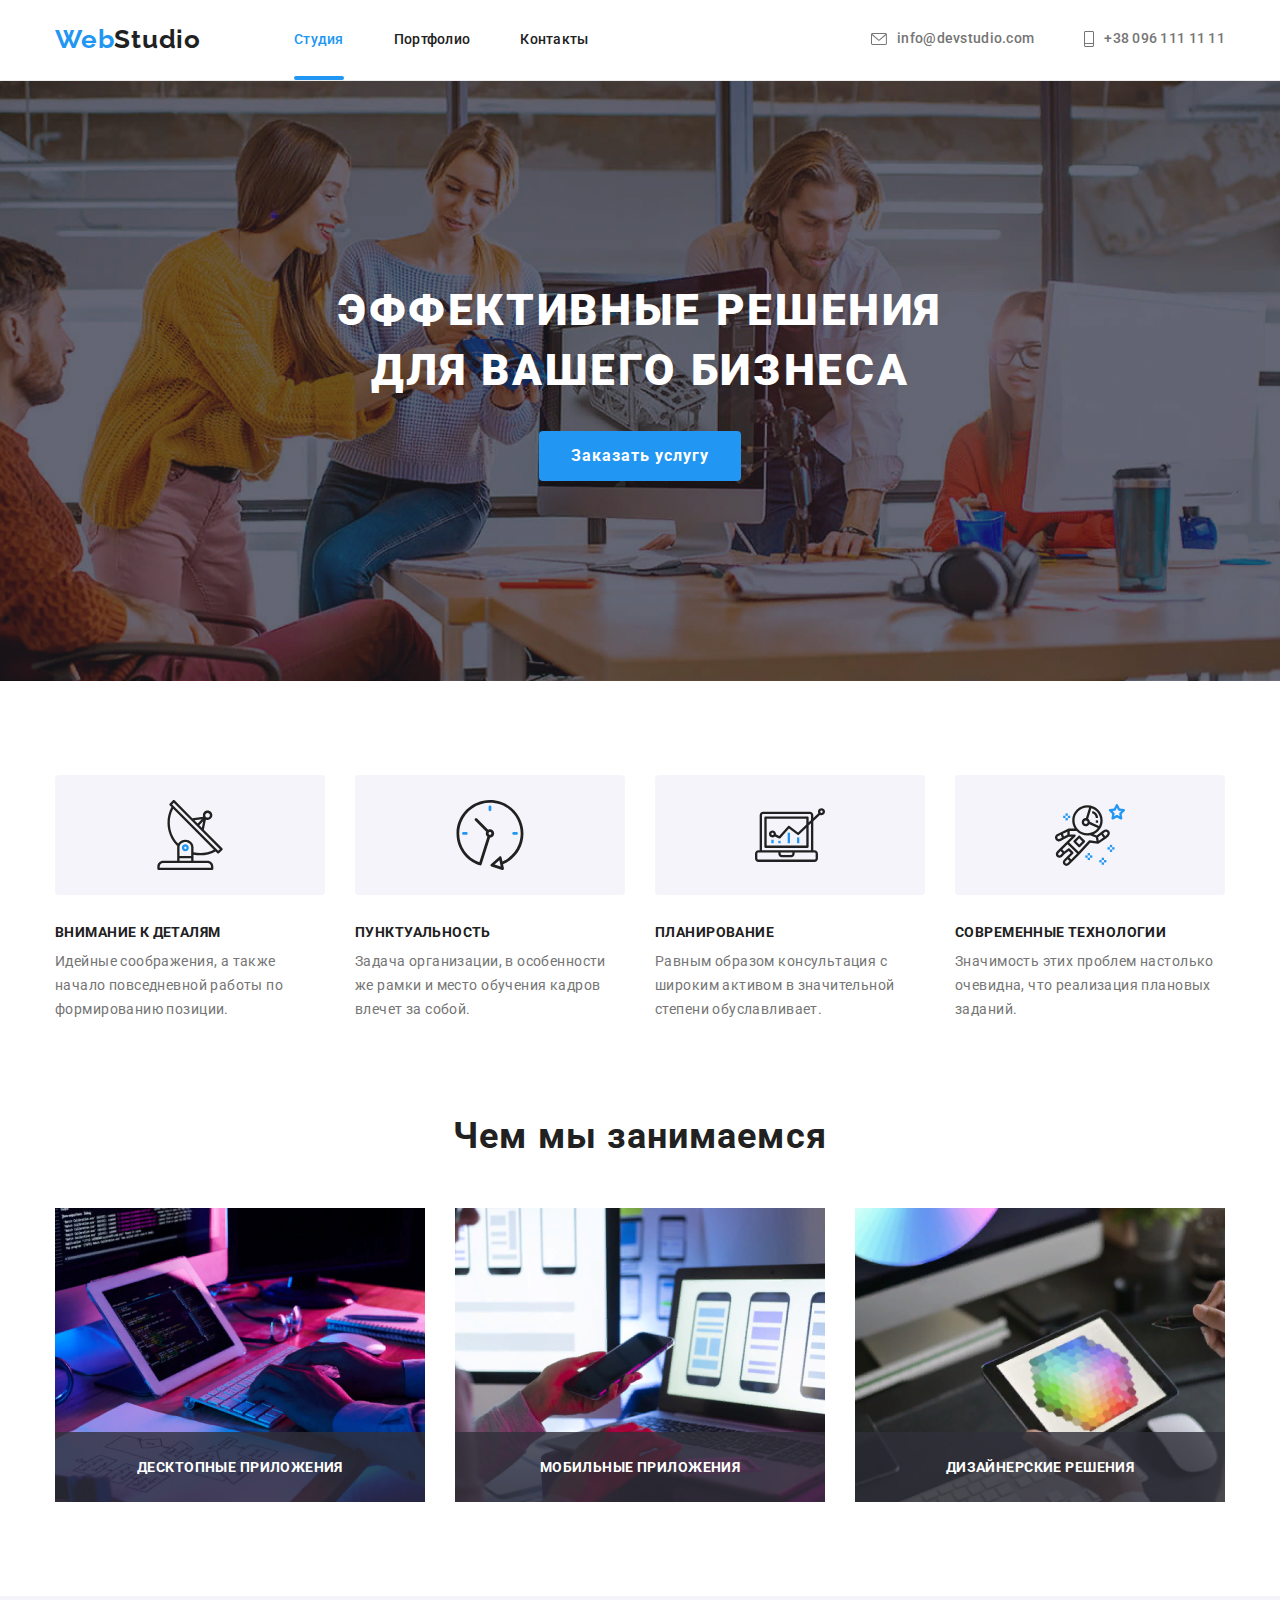
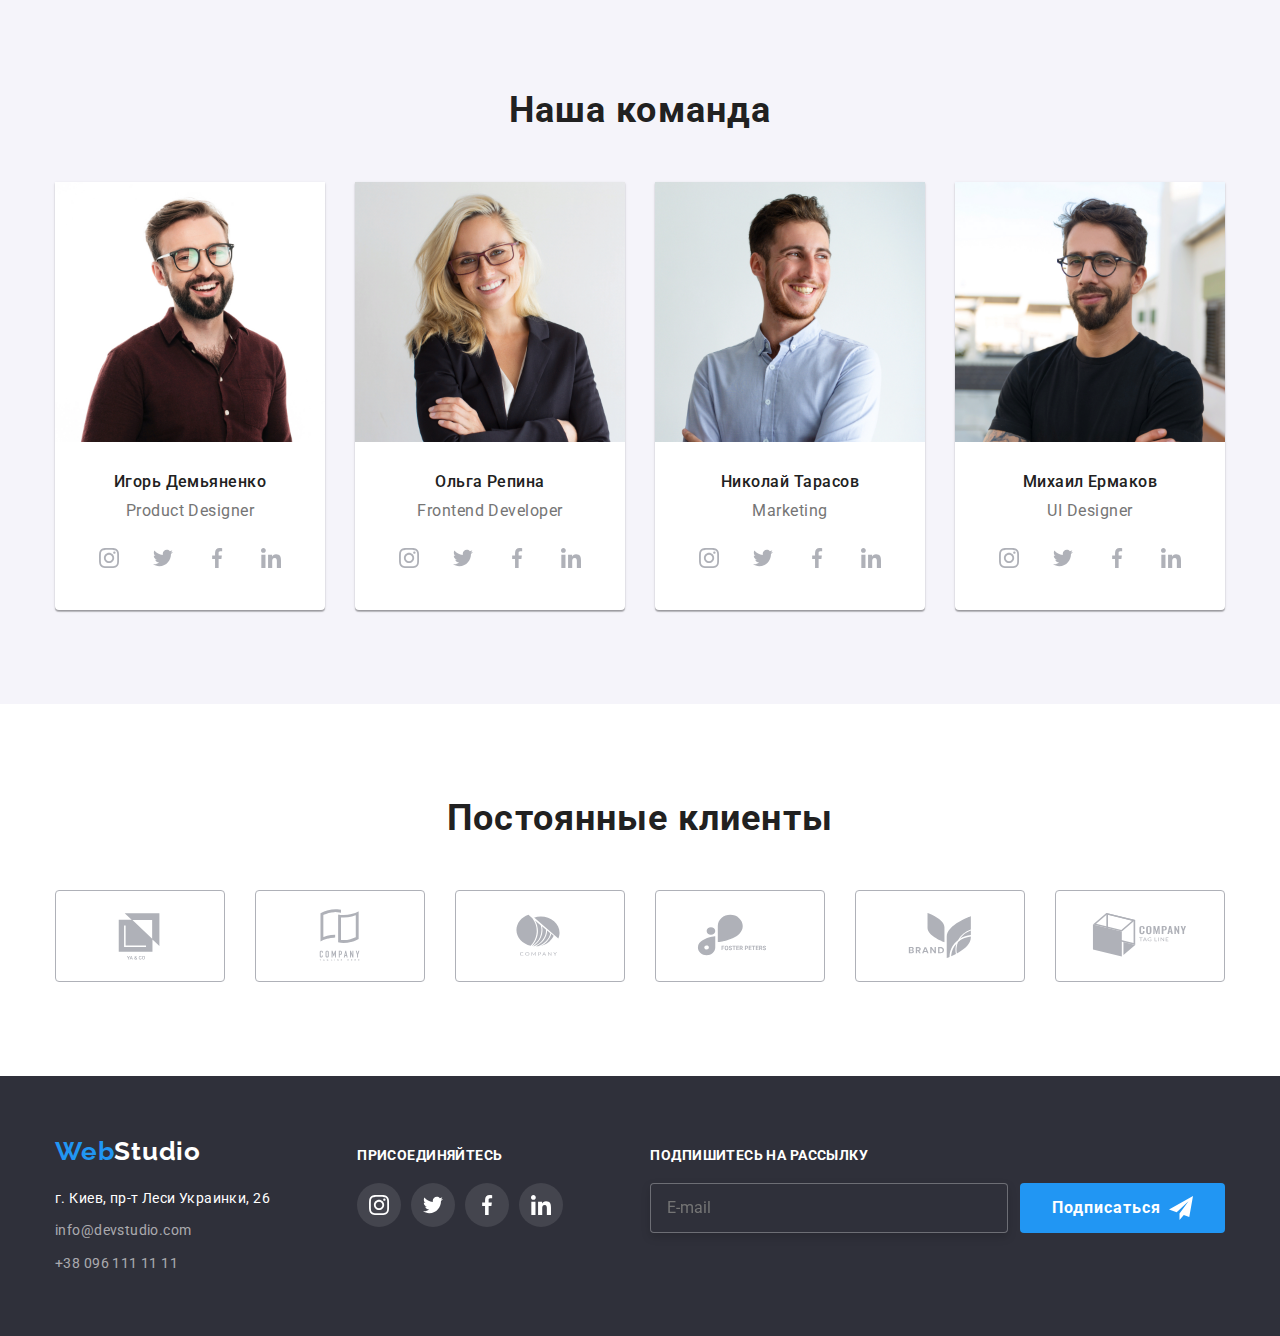
<file: index.html>
<!DOCTYPE html>
<html lang="ru">
<head>
    <meta charset="UTF-8">
    <meta http-equiv="X-UA-Compatible" content="IE=edge">
    <meta name="viewport" content="width=device-width, initial-scale=1.0">
    <title>Web Studio (Version 2.1) - Figma</title>
    <link rel="stylesheet" href="./css/modern-normalize.css">    
    <link rel="stylesheet" href="./css/main.min.css">
    <link
        href="https://fonts.googleapis.com">
<link rel="preconnect" href="https://fonts.gstatic.com" crossorigin>
<link href="https://fonts.googleapis.com/css2?family=Raleway:wght@700&family=Roboto:wght@400;500;700;900&display=swap"
      rel="stylesheet"
    >
    <link rel="stylesheet" href="https://cdnjs.cloudflare.com/ajax/libs/animate.css/4.1.1/animate.min.css" />
</head>
<body>
    <!------------------ HEADER------------------->
    <header class="header">
       <div class="container header__container"> 
        <a class="link" href="/"><span class="logo">Web</span><span class="header__logo">Studio</span></a>

        <!------------------ Навигация на другие страницы -------------->
        <nav class="site-nav">
            <ul class="list site-list">
                <li class="site-list__item">
                    <a class="link current site-list__link" href="index.html">Студия</a>
                </li>
                <li class="site-list__item">
                    <a class="link site-list__link" href="portofolio.html">Портфолио</a>
                </li>
                <li class="site-list__item">
                    <a class="link site-list__link" href="#">Контакты</a>
                </li>
            </ul>            
        </nav>
        <ul class="list connect">
            <li class="site-list__item">
                <a class="link connect__tel connect__icon-item" href="info@devstudio.com">
                    <svg class="connect__email-icon" width="16" height="12">
                        <use href="./images/icons.svg#icon-email"></use>
                    </svg>info@devstudio.com</a>
            </li>
            <li class="site-list__item">
                <a class="link  connect__tel connect__icon-item" href="tel:+380961111111">
                    <svg class="connect__tel-icon" width="10" height="16">
                        <use href="./images/icons.svg#icon-tel"></use>
                    </svg> +38 096 111 11 11</a>
            </li>
        </ul>          
      </div>
    </header>
    <!-------------------------- MAIN-------------------------->
    <main>
        <section class="hero hero__background"> 
            <div class="container">
            <h1 class="hero__title">Эффективные решения для вашего бизнеса</h1>
            <button class="hero-btn" type="button" data-modal-open>Заказать услугу</button>
            </div>
        </section>
        <!---------------------------- about__------------------------>
        <section class="section">
            <div class="container">
            <h2 class="visually-hidden section-title">Наши преимущества</h2>
            <ul class="list about">
                <li class="about__item">
                    <div class="about__icon">
                        <svg class="section-social-icon" width="70" height="70">
                            <use href="./images/icons.svg#icon-antenna"></use>
                        </svg>
                    </div>
                    <h3 class="about__title">Внимание к деталям</h3>
                    <p class="about__text">Идейные соображения, а также начало повседневной работы по формированию позиции.</p>
                </li>
                <li class="about__item">
                    <div class="about__icon">
                        <svg class="section-social-icon" width="70" height="70">
                            <use href="./images/icons.svg#icon-clock"></use>
                        </svg>
                    </div>
                    <h3 class="about__title">Пунктуальность</h3>
                    <p class="about__text">Задача организации, в особенности же рамки и место обучения кадров влечет за собой.</p>
                </li>
                <li class="about__item">
                    <div class="about__icon">
                        <svg class="section-social-icon" width="70" height="70">
                            <use href="./images/icons.svg#icon-diagram"></use>
                        </svg>
                    </div>
                    <h3 class="about__title">Планирование</h3>
                    <p class="about__text">Равным образом консультация с широким активом в значительной степени обуславливает.</p>
                </li>
                <li class="about__item">
                    <div class="about__icon">
                        <svg class="section-social-icon" width="70" height="70">
                            <use href="./images/icons.svg#icon-astronaut"></use>
                        </svg>
                    </div>
                    <h3 class="about__title">Современные технологии</h3>
                    <p class="about__text">Значимость этих проблем настолько очевидна, что реализация плановых заданий.</p>
                </li>
            </ul>
            </div>
        </section>
        <!-------------------------- ocCUPATION-------------------------->
        <section class="occupation section">
            <div class="container">
            <h2 class="section-title">Чем мы занимаемся</h2>
            <ul class="list site-list">
                <li class="occupation__item">
                    <img src="./images/img.jpg" 
                         alt="рабочий стол" 
                         width="370"
                    >
                    <p class="occupation__text">Десктопные приложения</p>
                </li>
                <li class="occupation__item">
                    <img src="./images/img1.jpg" 
                         alt="смотрим на смартфон" 
                         width="370"
                    >
                    <p class="occupation__text">Мобильные приложения</p>
                </li>
                <li class="occupation__item">
                    <img src="./images/img2.jpg"
                         alt="планшет" 
                         width="370"
                    >
                    <p class="occupation__text">Дизайнерские решения</p>
                </li>
            </ul>
            </div>
        </section>
        <!-------------------------- team--------------------------->
        <section class="section team">            
            <div class="container">
            <h2 class="section-title">Наша команда</h2>
            <ul class="list site-list">
                <li class="team__item">
                    <img src="./images/img4.jpg" 
                         alt="фото Игорь Демьяненко"
                         width="270">
                    <div class="team-item__member"> 
                        <h3 class="team-item__member-title">Игорь Демьяненко</h3>
                        <p class="team-item__description" lang="en">Product Designer</p>
        <!-------------------------- social list --------------------------->                
                        <ul class="socials list"> 
                            <li class="socials__item">
                                <a href=""
                                 class="socials__link">
                                 <svg 
                                    class="socials__icon" 
                                    width="20"
                                    height="20">
                                    <use href="./images/icons.svg#icon-instagram"></use>
                                 </svg>
                                </a>
                            </li>
                            <li class="socials__item">
                                <a href="" class="socials__link">
                                    <svg class="socials__icon" width="20" height="20">
                                        <use href="./images/icons.svg#icon-twitter"></use>
                                    </svg>
                                </a>
                            </li>
                            <li class="socials__item">
                                <a href="" class="socials__link">
                                    <svg class="socials__icon" width="20" height="20">
                                        <use href="./images/icons.svg#icon-facebook"></use>
                                    </svg>
                                </a>
                            </li>
                            <li class="socials__item">
                                <a href="" class="socials__link">
                                    <svg class="socials__icon" width="20" height="20">
                                        <use href="./images/icons.svg#icon-linkedin"></use>
                                    </svg>
                                </a>
                            </li>
                        </ul>
                    </div>
                </li>
                <li class="team__item">
                    <img src="./images/img5.jpg" 
                         alt="фото Ольга Репина" 
                         width="270">
                    <div class="team-item__member">
                        <h3 class="team-item__member-title">Ольга Репина</h3>
                        <p class="team-item__description" lang="en">Frontend Developer</p>
                        <ul class="socials list">
                            <li class="socials__item">
                                <a href="" class="socials__link">
                                    <svg class="socials__icon" width="20" height="20">
                                        <use href="./images/icons.svg#icon-instagram"></use>
                                    </svg>
                                </a>
                            </li>
                            <li class="socials__item">
                                <a href="" class="socials__link">
                                    <svg class="socials__icon" width="20" height="20">
                                        <use href="./images/icons.svg#icon-twitter"></use>
                                    </svg>
                                </a>
                            </li>
                            <li class="socials__item">
                                <a href="" class="socials__link">
                                    <svg class="socials__icon" width="20" height="20">
                                        <use href="./images/icons.svg#icon-facebook"></use>
                                    </svg>
                                </a>
                            </li>
                            <li class="socials__item">
                                <a href="" class="socials__link">
                                    <svg class="socials__icon" width="20" height="20">
                                        <use href="./images/icons.svg#icon-linkedin"></use>
                                    </svg>
                                </a>
                            </li>
                        </ul>
                    </div>
                </li>
                <li class="team__item">
                    <img src="./images/img6.jpg" 
                         alt="фото Николай Тарасов"
                         width="270">
                    <div class="team-item__member">
                        <h3 class="team-item__member-title">Николай Тарасов</h3>
                        <p class="team-item__description" lang="en">Marketing</p>
                        <ul class="socials list">
                            <li class="socials__item">
                                <a href="" class="socials__link">
                                    <svg class="socials__icon" width="20" height="20">
                                        <use href="./images/icons.svg#icon-instagram"></use>
                                    </svg>
                                </a>
                            </li>
                            <li class="socials__item">
                                <a href="" class="socials__link">
                                    <svg class="socials__icon" width="20" height="20">
                                        <use href="./images/icons.svg#icon-twitter"></use>
                                    </svg>
                                </a>
                            </li>
                            <li class="socials__item">
                                <a href="" class="socials__link">
                                    <svg class="socials__icon" width="20" height="20">
                                        <use href="./images/icons.svg#icon-facebook"></use>
                                    </svg>
                                </a>
                            </li>
                            <li class="socials__item">
                                <a href="" class="socials__link">
                                    <svg class="socials__icon" width="20" height="20">
                                        <use href="./images/icons.svg#icon-linkedin"></use>
                                    </svg>
                                </a>
                            </li>
                        </ul>
                    </div>
                </li>
                <li class="team__item">
                    <img src="./images/img7.jpg"
                         alt="фото Михаил Ермаков"
                         width="270">
                    <div class="team-item__member">
                        <h3 class="team-item__member-title">Михаил Ермаков</h3>
                        <p class="team-item__description" lang="en">UI Designer</p>
                        <ul class="socials list">
                            <li class="socials__item">
                                <a href="" class="socials__link">
                                    <svg class="socials__icon" width="20" height="20">
                                        <use href="./images/icons.svg#icon-instagram"></use>
                                    </svg>
                                </a>
                            </li>
                            <li class="socials__item">
                                <a href="" class="socials__link">
                                    <svg class="socials__icon" width="20" height="20">
                                        <use href="./images/icons.svg#icon-twitter"></use>
                                    </svg>
                                </a>
                            </li>
                            <li class="socials__item">
                                <a href="" class="socials__link">
                                    <svg class="socials__icon" width="20" height="20">
                                        <use href="./images/icons.svg#icon-facebook"></use>
                                    </svg>
                                </a>
                            </li>
                            <li class="socials__item">
                                <a href="" class="socials__link">
                                    <svg class="socials__icon" width="20" height="20">
                                        <use href="./images/icons.svg#icon-linkedin"></use>
                                    </svg>                                    
                                </a>
                            </li>
                        </ul>
                    </div>
                </li>
            </ul>
            </div>
        </section>
        <!-------------------------- CLIENTS -------------------------->
        <section class="section">
            <div class="container">
                <h2 class="section-title">Постоянные клиенты</h2>
                <ul class="socials list">
                    <li class="socials-client__item">
                        <a href="" class="socials-client__link">
                            <svg class="socials-client__icon" width="106" height="60">
                                 <use href="./images/icons.svg#icon-Logo1"></use>
                            </svg>
                        </a>
                    </li>
                    <li class="socials-client__item">
                        <a href="" class="socials-client__link">
                            <svg class="socials-client__icon" width="106" height="60">
                                <use href="./images/icons.svg#icon-Logo2"></use>
                            </svg>
                        </a>
                    </li>
                    <li class="socials-client__item">
                        <a href="" class="socials-client__link">
                            <svg class="socials-client__icon" width="106" height="60">
                                <use href="./images/icons.svg#icon-Logo3"></use>
                            </svg>
                        </a>
                    </li>
                    <li class="socials-client__item">
                        <a href="" class="socials-client__link">
                            <svg class="socials-client__icon" width="106" height="60">
                                <use href="./images/icons.svg#icon-Logo4"></use>
                            </svg>
                        </a>
                    </li>
                    <li class="socials-client__item">
                        <a href="" class="socials-client__link">
                            <svg class="socials-client__icon" width="106" height="60">
                                <use href="./images/icons.svg#icon-Logo5"></use>
                            </svg>
                        </a>
                    </li>
                    <li class="socials-client__item">
                        <a href="" class="socials-client__link">
                            <svg class="socials-client__icon" width="106" height="60">
                                <use href="./images/icons.svg#icon-Logo6"></use>
                            </svg>
                        </a>
                    </li>
                </ul>
            </div>
        </section>
    </main>
    <!-------------------------- FOOTER ------------------------->
    <footer class="footer">
    <div class="container footer-list site-list">
    <div>
    <a class="link" href="/"><span class="logo">Web</span><span class="footer__logo">Studio</span></a>
        <address class="footer-margin">             
            <ul class="list"> 
                <li class="footer-item">
                    <a class="link footer-address" href="https://goo.gl/maps/ieKD5LUYVfnfS2iM7"
                    target="_blank"
                    rel="noopener noreferrer"
                    >г. Киев, пр-т Леси Украинки, 26
                    </a>
                </li>
                <li class="footer-item">
                    <a class="link footer-tel" href="mailto:info@devstudio.com">info@devstudio.com</a></li>
                <li class="footer-item">
                    <a class="link footer-tel" href="tel:+380961111111">+38 096 111 11 11</a></li>               
            </ul>
        </address>
        </div>   
            <div class="footer-social-contacts">
                <h3 class="footer-social-title">присоединяйтесь</h3>
                <ul class="socials list">
                    <li class="socials__item">
                        <a href="" class="footer-social-link">
                            <svg class="socials__icon" width="20" height="20">
                                <use href="./images/icons.svg#icon-instagram"></use>
                            </svg>
                        </a>
                    </li>
                    <li class="socials__item">
                        <a href="" class="footer-social-link">
                            <svg class="socials__icon" width="20" height="20">
                                <use href="./images/icons.svg#icon-twitter"></use>
                            </svg>
                        </a>
                    </li>
                    <li class="socials__item">
                        <a href="" class="footer-social-link">
                            <svg class="socials__icon" width="20" height="20">
                                <use href="./images/icons.svg#icon-facebook"></use>
                            </svg>
                        </a>
                    </li>
                    <li class="socials__item">
                        <a href="" class="footer-social-link">
                            <svg class="socials__icon" width="20" height="20">
                                <use href="./images/icons.svg#icon-linkedin"></use>
                            </svg>
                        </a>
                    </li>
                </ul>
            </div>
            <div class="footer-social-contacts">
                <h3 class="footer-social-title">Подпишитесь на рассылку</h3>
                <form action="#" class="follow">
                    <div class="cb-item">
                        <input class="follow-input" 
                        type="email" 
                        placeholder="E-mail"
                        name="subscribe"
                        >
                        <button type="submit" class="hero-btn">Подписаться
                            <svg class="icon-send" width="24" height="24">
                                <use href="./images/icons.svg#icon-send"></use>
                            </svg>
                        </button>
                    </div>
                </form>
            </div>        
        </div>
    </footer>
    <!-------------------------- MODAL-------------------------->
    <div class="backdrop is-hidden" data-modal>
        <div class="modal">
            <button type="button" class="modal-close" data-modal-close>
                    <svg class="icon-Vector" width="11" height="11">
                    <use href="./images/icons.svg#icon-Vector"></use>
                    </svg>        
            </button>
            <p class="modal-title">Оставьте свои данные, мы вам перезвоним</p>
            <form action="#">
                <div class="form-field">
                    <label class="input-text" for="user-name">Имя</label>
                    <div class="input-wrap">
                    <input type="name" 
                        class="form-input"
                        name="user-name" 
                        placeholder=""
                        required
                        id="user-name"
                         />
                        <svg class="icon-email" width="18" height="18">
                            <use href="./images/icons.svg#icon-person"></use>
                        </svg>
                        </div>
                    </div>
                <div class="form-field">
                    <label class="input-text" for="user-tel">Телефон</label>
                    <div class="input-wrap">
                    <input type="tel" 
                            class="form-input" 
                            name="user-tel" 
                            placeholder=""
                            required
                            id="user-tel"
                            />
                            <svg class="icon-email" width="18" height="18">
                                <use href="./images/icons.svg#icon-phone"></use>
                            </svg>
                            </div>
                        </div>
                <div class="form-field">
                    <label class="input-text" for="user-email">Почта</label>
                       <div class="input-wrap">     
                        <input type="email" 
                            class="form-input" 
                            name="user-email" 
                            placeholder=""
                            required
                            id="user-email"
                        />
                        <svg class="icon-email" width="18" height="18">
                            <use href="./images/icons.svg#icon-email1"></use>
                        </svg>
                        </div>
                            
                </div>
                <div class="">
                    <label class="input-text" for="user-text">Комментарий</label>
                      <textarea class="form-text" 
                                name="user-text" 
                                id="user-text" 
                                placeholder="Введите текст"
                      ></textarea>
                </div>
                    <div class="form-field cb-item">
                        <input type="checkbox" 
                        name="policy" 
                        id="policy"
                        class="policy-check visually-hidden"
                        required 
                        /> 
                        <label for="policy" class="check-text">
                        Соглашаюсь с рассылкой и принимаю
                           <a href="" class="cbtext">Условия договора</a></label>
                    </div>
                <button type="submit" class="modal-btn">Отправить</button>
             </form>
        </div>
    </div>
    <script src="./js/modal.js"></script>
</body>
</html>
</file>
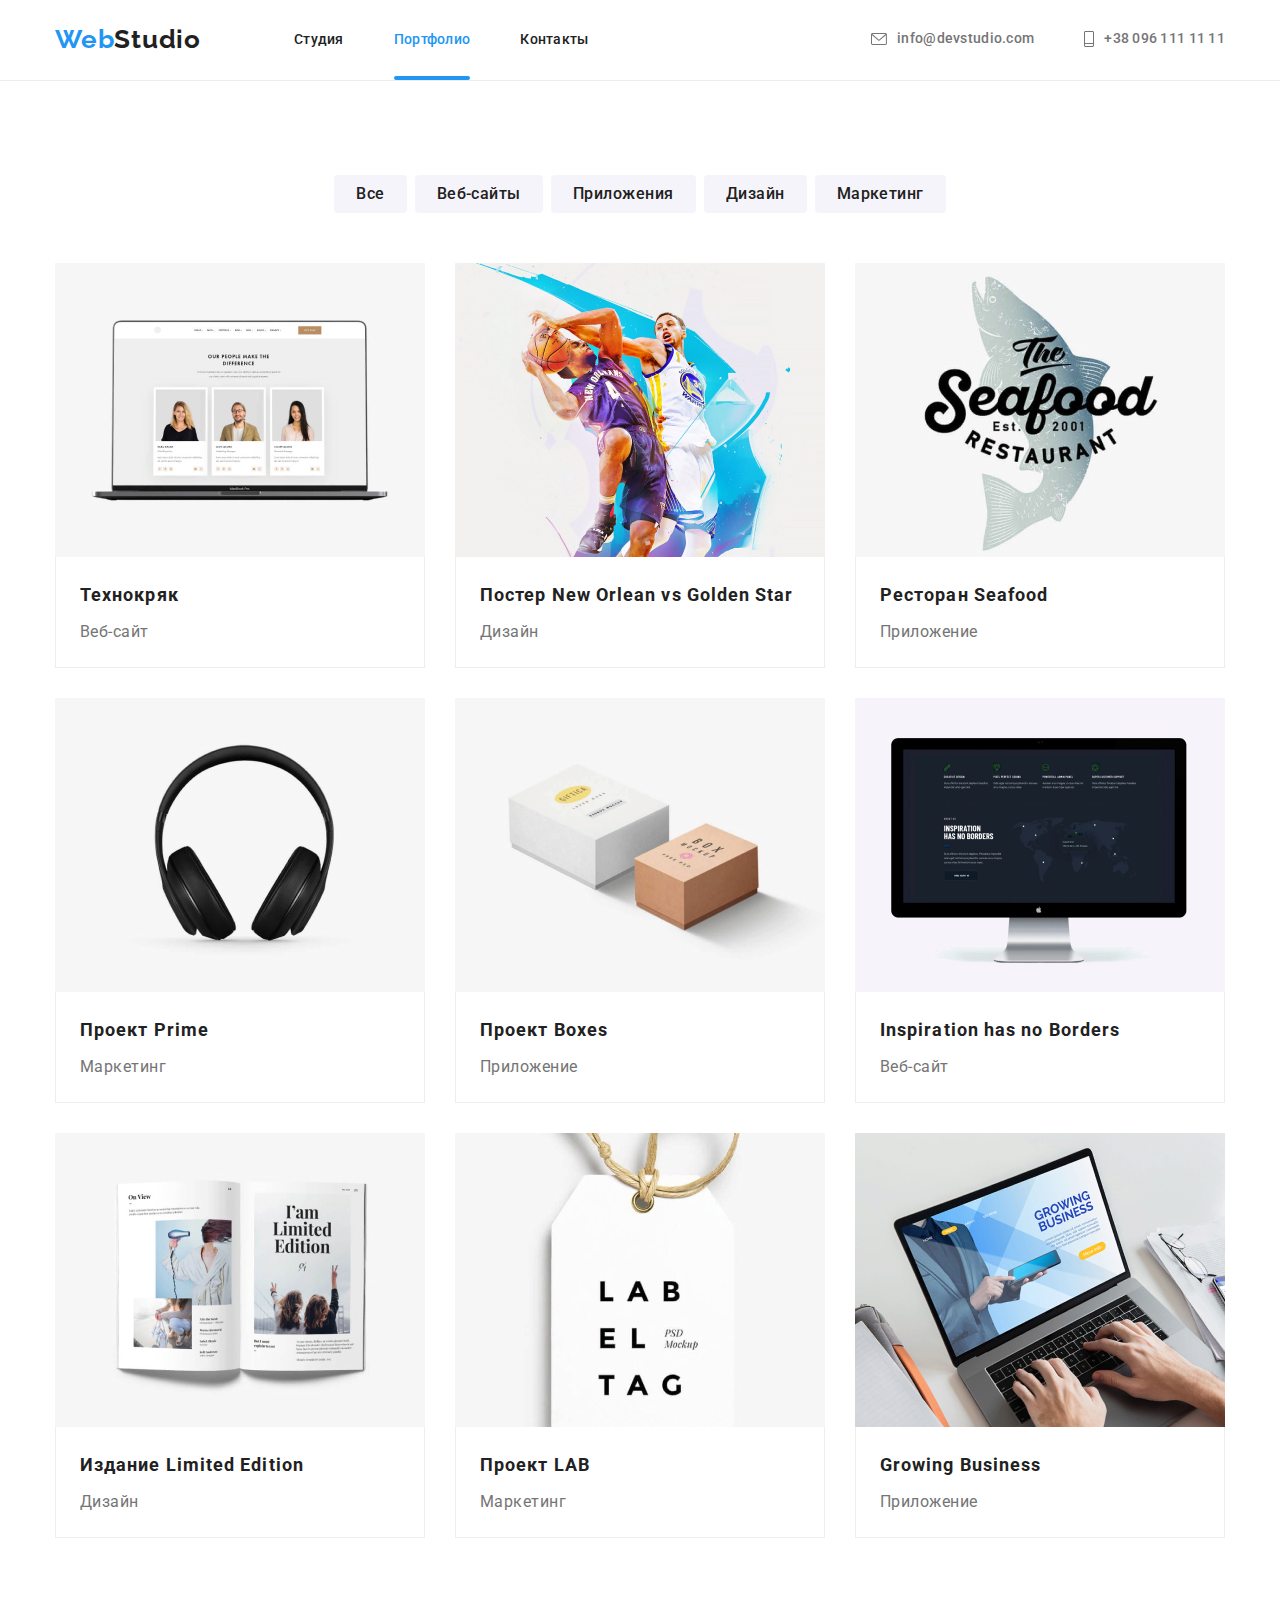
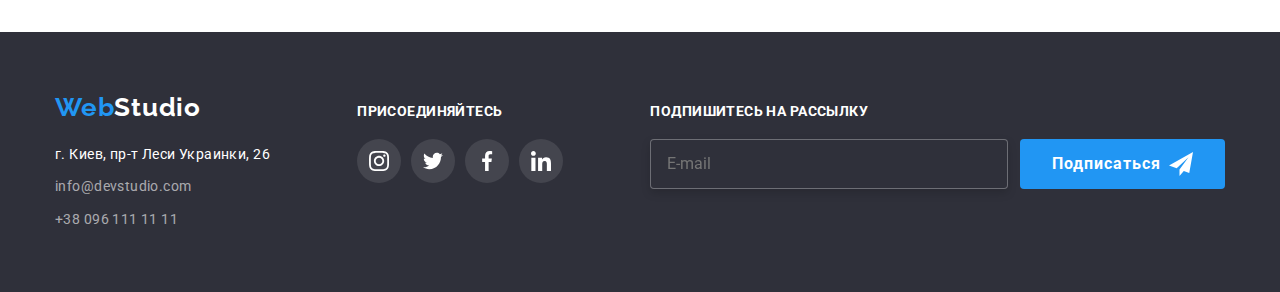
<file: portofolio.html>
<!DOCTYPE html>
<html lang="ru">
<head>
    <meta charset="UTF-8">
    <meta http-equiv="X-UA-Compatible" content="IE=edge">
    <meta name="viewport" content="width=device-width, initial-scale=1.0">
    <title>Web Studio (Version 2.1) - Figma</title>
    <link rel="stylesheet" href="./css/modern-normalize.css">    
    <link rel="stylesheet" href="./css/main.min.css">
    <link
        href="https://fonts.googleapis.com">
<link rel="preconnect" href="https://fonts.gstatic.com" crossorigin>
<link href="https://fonts.googleapis.com/css2?family=Raleway:wght@700&family=Roboto:wght@400;500;700;900&display=swap"
      rel="stylesheet"
    >
    <link rel="stylesheet" href="https://cdnjs.cloudflare.com/ajax/libs/animate.css/4.1.1/animate.min.css" />
</head>
<body>
    <!------------------ HEADER------------------->
    <header class="header">
       <div class="container header__container"> 
        <a class="link" href="/"><span class="logo">Web</span><span class="header__logo">Studio</span></a>

        <!------------------ Навигация на другие страницы -------------->
        <nav class="site-nav">
            <ul class="list site-list">
                <li class="site-list__item">
                    <a class="link site-list__link" href="index.html">Студия</a>
                </li>
                <li class="site-list__item">
                    <a class="link current site-list__link" href="portofolio.html">Портфолио</a>
                </li>
                <li class="site-list__item">
                    <a class="link site-list__link" href="#">Контакты</a>
                </li>
            </ul>            
        </nav>
        <ul class="list connect">
            <li class="site-list__item">
                <a class="link connect__tel connect__icon-item" href="info@devstudio.com">
                    <svg class="connect__email-icon" width="16" height="12">
                        <use href="./images/icons.svg#icon-email"></use>
                    </svg>info@devstudio.com</a>
            </li>
            <li class="site-list__item">
                <a class="link connect__tel connect__icon-item" href="tel:+380961111111">
                    <svg class="connect__tel-icon" width="10" height="16">
                        <use href="./images/icons.svg#icon-tel"></use>
                    </svg> +38 096 111 11 11</a>
            </li>
        </ul>          
      </div>
    </header>
        <main>
            <section class="section">
                <div class="container">
                    <h1 class="visually-hidden">Контент</h1>
                    <ul class="list header__container ul-btn">
                        <li class="button-item">
                            <button class="portofolio-btn" type="button">Все</button>
                        </li>
                        <li class="button-item">
                            <button class="portofolio-btn" type="button">Веб-сайты</button>
                        </li>
                        <li class="button-item">
                            <button class="portofolio-btn" type="button">Приложения</button>
                        </li>
                        <li class="button-item">
                            <button class="portofolio-btn" type="button">Дизайн</button>
                        </li>
                        <li class="button-item">
                            <button class="portofolio-btn" type="button">Маркетинг</button>
                        </li>
                    </ul>       
                    <ul class="list header__container">
                        <li class="portofolio-item">
                            <a class="portofolio-link link" href="">
                            <div class="portofolio-item-wrap">
                                <img src="./images/portofolio1.jpg" alt="фото веб-сайта Технокряк" width="370px">
                                <p class="portofolio-img-text">Технокряк это современная площадка распространения коронавируса.
                                    Компании используют эту платформу для цифрового
                                    шпионажа и атак на защищённые сервера конкурентов.
                                </p>
                            </div>
                            <div class="portofolio-pad">
                                <h3 class="portofolio-title">Технокряк</h3>
                                <p class="portofolio-description">Веб-сайт</p>
                            </div>
                            </a>
                        </li>
                        <li class="portofolio-item">
                            <a class="portofolio-link link" href="">
                            <div class="portofolio-item-wrap">
                                <img src="./images/portofolio2.jpg" alt="фото постера New Orlean vs Golden Star" width="370">
                                <p class="portofolio-img-text">Постер New Orlean vs Golden Star</p>
                            </div>
                            <div class="portofolio-pad">
                                <h3 class="portofolio-title">Постер New Orlean vs Golden Star</h3>
                                <p class="portofolio-description">Дизайн</p>
                            </div>
                            </a>
                        </li>
                        <li class="portofolio-item">
                            <a class="portofolio-link link" href="">
                            <div class="portofolio-item-wrap">
                                <img src="./images/portofolio3.jpg" alt="фото логотипа Ресторана" width="370">
                                <p class="portofolio-img-text">Ресторан Seafood</p>
                            </div>
                            <div class="portofolio-pad">
                            <h3 class="portofolio-title">Ресторан Seafood</h3>
                            <p class="portofolio-description" >Приложение</p>
                            </div>
                            </a>
                        </li>
                        <li class="portofolio-item">
                            <a class="portofolio-link link" href="">
                            <div class="portofolio-item-wrap">
                                <img src="./images/portofolio4.jpg" alt="фото наушников" width="370">
                                <p class="portofolio-img-text">Проект Prime</p>
                            </div>
                            <div class="portofolio-pad">
                                <h3 class="portofolio-title">Проект Prime</h3>
                                <p class="portofolio-description" >Маркетинг</p>
                            </div>
                            </a>
                        </li>
                        <li class="portofolio-item">
                            <a class="portofolio-link link" href="">
                            <div class="portofolio-item-wrap">
                                <img src="./images/portofolio5.jpg" alt="фото коробочек" width="370">
                                <p class="portofolio-img-text">Проект Boxes</p>
                            </div>
                            <div class="portofolio-pad">
                                <h3 class="portofolio-title">Проект Boxes</h3>
                                <p class="portofolio-description" >Приложение</p>
                            </div>
                            </a>
                        </li>
                        <li class="portofolio-item">
                            <a class="portofolio-link link" href="">
                            <div class="portofolio-item-wrap">
                                <img src="./images/portofolio6.jpg" alt="фото веб-сайта" width="370">
                                <p class="portofolio-img-text">Inspiration has no Borders</p>
                            </div>
                            <div class="portofolio-pad">
                                <h3 class="portofolio-title" lang="en">Inspiration has no Borders</h3>
                                <p class="portofolio-description">Веб-сайт</p>
                            </div>
                            </a>
                        </li>
                        <li class="portofolio-item">
                            <a class="portofolio-link link" href="">
                            <div class="portofolio-item-wrap">
                                <img src="./images/portofolio7.jpg" alt="фото журнала" width="370">
                                <p class="portofolio-img-text">Издание Limited Edition</p>
                            </div>
                            <div class="portofolio-pad">
                                <h3 class="portofolio-title">Издание Limited Edition</h3>
                                <p class="portofolio-description" >Дизайн</p>
                            </div>
                            </a>
                        </li>
                        <li class="portofolio-item">
                            <a class="portofolio-link link" href="">
                            <div class="portofolio-item-wrap">
                                <img src="./images/portofolio8.jpg" alt="фото логотипа проекта" width="370">
                                <p class="portofolio-img-text">Проект LAB</p>
                            </div>
                            <div class="portofolio-pad">
                                <h3 class="portofolio-title">Проект LAB</h3>
                                <p class="portofolio-description" >Маркетинг</p>
                            </div>
                            </a>    
                        </li>
                        <li class="portofolio-item">
                            <a class="portofolio-link link" href="">
                            <div class="portofolio-item-wrap">
                                <img src="./images/portofolio9.jpg" alt="фото печатуйших рук на нотбуке" width="370">
                                <p class="portofolio-img-text">Growing Business</p>
                            </div>
                            <div class="portofolio-pad">
                                <h3 class="portofolio-title" lang="en">Growing Business</h3>
                                <p class="portofolio-description">Приложение</p>
                            </div>
                            </a>   
                        </li>
                    </ul>
                 </div>
             </section>   
        </main>
    
        <footer class="footer">
            <div class="container footer-list site-list">
            <div>
            <a class="link" href="/"><span class="logo">Web</span><span class="footer__logo">Studio</span></a>
            <address class="footer-margin">            
                    <ul class="list"> 
                        <li class="footer-item">
                            <a class="link footer-address" href="https://goo.gl/maps/ieKD5LUYVfnfS2iM7"
                            target="_blank"
                            rel="noopener noreferrer"
                            >г. Киев, пр-т Леси Украинки, 26
                            </a>
                        </li>
                        <li class="footer-item">
                            <a class="link footer-tel" href="mailto:info@devstudio.com">info@devstudio.com</a></li>
                        <li class="footer-item">
                            <a class="link footer-tel" href="tel:+380961111111">+38 096 111 11 11</a></li>               
                    </ul>
                </address>
                </div>   
                    <div class="footer-social-contacts">
                        <h3 class="footer-social-title">присоединяйтесь</h3>
                        <ul class="socials list">
                            <li class="socials__item">
                                <a href="" class="footer-social-link">
                                    <svg class="socials__icon" width="20" height="20">
                                        <use href="./images/icons.svg#icon-instagram"></use>
                                    </svg>
                                </a>
                            </li>
                            <li class="socials__item">
                                <a href="" class="footer-social-link">
                                    <svg class="socials__icon" width="20" height="20">
                                        <use href="./images/icons.svg#icon-twitter"></use>
                                    </svg>
                                </a>
                            </li>
                            <li class="socials__item">
                                <a href="" class="footer-social-link">
                                    <svg class="socials__icon" width="20" height="20">
                                        <use href="./images/icons.svg#icon-facebook"></use>
                                    </svg>
                                </a>
                            </li>
                            <li class="socials__item">
                                <a href="" class="footer-social-link">
                                    <svg class="socials__icon" width="20" height="20">
                                        <use href="./images/icons.svg#icon-linkedin"></use>
                                    </svg>
                                </a>
                            </li>
                        </ul>
                    </div>
                    <div class="footer-social-contacts">
                        <h3 class="footer-social-title">Подпишитесь на рассылку</h3>
                        <form action="#" class="follow">
                            <div class="cb-item">
                                <input class="follow-input" 
                                type="email" 
                                placeholder="E-mail"
                                name="subscribe"
                                >
                                <button type="submit" class="hero-btn">Подписаться
                                    <svg class="icon-send" width="24" height="24">
                                        <use href="./images/icons.svg#icon-send"></use>
                                    </svg>
                                </button>
                            </div>
                        </form>
                    </div>        
                </div>
            </footer>
</body>
</html>
</file>
<file: css/main.min.css>
:root{--body-text-color: #212121;--accent-color: #2196f3;--primary-white-color: #ffffff;--discription-color: #757575;--font-family: 'Roboto', sans-serif;--cubic: cubic-bezier(0.4, 0, 0.2, 1)}.visually-hidden{position:absolute;white-space:nowrap;width:1px;height:1px;overflow:hidden;border:0;padding:0;clip:rect(0 0 0 0);clip-path:inset(50%);margin:-1px}.header__container,.connect,.about__icon,.footer-social-link,.modal-btn,.check-text,.connect__icon-item,.modal-close{display:flex;align-items:center}.header{background:var(--primary-white-color);padding-top:24px;padding-bottom:25px;border-bottom:1px solid #ececec}.site-list{display:flex}.site-nav{margin-left:93px}.header__container{flex-wrap:wrap}.connect{margin-left:auto}.site-list__link{font-weight:500;font-size:14px;line-height:1.14;letter-spacing:0.02em;color:var(--body-text-color);transition:color 250ms var(--cubic)}.site-list__link:hover,.site-list__link:focus{color:var(--accent-color)}.site-list__item:not(:last-child){margin-right:50px}.connect__tel{font-weight:500;font-size:14px;line-height:1.14;letter-spacing:0.02em;color:var(--discription-color);transition:color 250ms var(--cubic)}.connect__tel:hover,.connect__tel:focus{color:var(--accent-color)}.hero{background:#2f303a;padding:200px 0px}.hero__background{background-image:linear-gradient(rgba(47,48,58,0.4), rgba(47,48,58,0.4)),url(../images/hero.jpg);background-repeat:no-repeat;background-position:center;background-size:cover;max-width:1600px;margin:0 auto}.hero-btn{background:var(--accent-color);font-family:"Roboto", sans-serif;font-style:normal;font-weight:700;font-size:16px;line-height:1.87;display:flex;align-items:center;text-align:center;letter-spacing:0.06em;color:var(--primary-white-color);cursor:pointer;padding:10px 32px;margin:0 auto;border-width:0;border-radius:4px;transition:background-color 250ms var(--cubic),color 250ms var(--cubic)}.hero-btn:hover{background-color:#188ce8}.hero__title{font-weight:900;font-size:44px;line-height:1.36;text-align:center;letter-spacing:0.06em;text-transform:uppercase;color:var(--primary-white-color);max-width:696px;margin:0 auto;margin-bottom:30px}.about{display:flex}.about__icon{width:270px;height:120px;background:#f5f4fa;border-radius:4px;justify-content:center;margin-bottom:30px}.about__title{font-weight:700;font-size:14px;line-height:1.14;letter-spacing:0.03em;text-transform:uppercase;color:var(--body-text-color);margin-bottom:10px}.about__item{max-width:270px}.about__item:not(:last-child){margin-right:30px}.about__text{font-weight:400;font-size:14px;line-height:1.71;letter-spacing:0.03em;color:var(--discription-color)}.occupation__item{width:370px;position:relative}.occupation__item:not(:last-child){margin-right:30px}.occupation__text{display:flex;align-items:center;justify-content:center;position:absolute;height:70px;bottom:0;right:0;left:0;background:rgba(47,48,58,0.8);font-weight:700;font-size:14px;line-height:16px;letter-spacing:0.03em;text-transform:uppercase;color:#ffffff}.socials-client__link{width:170px;height:92px;border:1px solid #afb1b8;box-sizing:border-box;border-radius:4px;display:flex;justify-content:center;align-items:center;color:#afb1b8;transition:border-color 250ms var(--cubic),color 250ms var(--cubic)}.socials-client__link:hover,.socials-client__link:focus{color:var(--accent-color);border:1px solid var(--accent-color)}.socials-client__icon{fill:currentColor}.socials-client__item+.socials-client__item{margin-left:30px}.team{background:#f5f4fa}.team-item__member{padding-top:30px;padding-bottom:30px}.team-item__member-title{font-weight:500;font-size:16px;line-height:1.19;text-align:center;letter-spacing:0.03em;color:var(--body-text-color);margin-bottom:10px}.team-item__description{font-size:16px;line-height:1.19;text-align:center;letter-spacing:0.03em;color:var(--discription-color);margin-bottom:16px}.team__item{background:var(--primary-white-color);box-shadow:0px 1px 3px rgba(0,0,0,0.12),0px 1px 1px rgba(0,0,0,0.14),0px 2px 1px rgba(0,0,0,0.2);border-radius:0px 0px 4px 4px}.team__item:not(:last-child){margin-right:30px}.socials{display:flex;justify-content:center}.socials__item+.socials__item{margin-left:10px}.socials__link{width:44px;height:44px;background:var(--primary-white-color);display:flex;justify-content:center;align-items:center;border-radius:50%;color:#afb1b8;transition:background-color 250ms var(--cubic),color 250ms var(--cubic)}.socials__icon{fill:currentColor}.socials__link:hover,.socials__link:focus{background-color:var(--accent-color);color:var(--primary-white-color)}.footer{padding-top:60px;padding-bottom:60px;background:#2f303a}.footer-address{font-style:normal;font-size:14px;line-height:1.71;letter-spacing:0.03em;color:var(--primary-white-color);transition:color 250ms var(--cubic)}.footer-address:hover,.footer-address:focus{color:var(--accent-color)}.footer-tel{font-style:normal;font-size:14px;line-height:1.71;letter-spacing:0.03em;color:rgba(255,255,255,0.6);transition:color 250ms var(--cubic)}.footer-tel:hover,.footer-tel:focus{color:var(--accent-color)}.footer-item:not(:last-child){margin-bottom:9px}.footer-margin{margin-top:20px}.footer-social-link{width:44px;height:44px;background:rgba(255,255,255,0.1);justify-content:center;border-radius:50%;color:var(--primary-white-color);transition:background-color 250ms var(--cubic),color 250ms var(--cubic)}.footer-social-link:hover,.footer-social-link:focus{background-color:var(--accent-color)}.footer-list{align-items:baseline;justify-content:space-between}.footer-social-title{font-family:Roboto;font-style:normal;font-weight:bold;font-size:14px;line-height:16px;letter-spacing:0.03em;text-transform:uppercase;color:#ffffff;margin-bottom:20px}.portofolio-title{font-weight:700;font-size:18px;line-height:2;letter-spacing:0.06em;color:var(--body-text-color);margin-bottom:4px}.portofolio-pad{padding:20px 24px;border:1px solid #eeeeee;border-top:none}.portofolio-item{background:var(--primary-white-color);width:370px;transition:box-shadow 250ms var(--cubic),color 250ms var(--cubic);position:relative}.portofolio-item:not(:nth-child(3n)){margin-right:30px}.portofolio-item:not(:nth-child(n+7)){margin-bottom:30px}.portofolio-link{display:flex;flex-direction:column;height:100%}.portofolio-link:hover,.portofolio-link:focus{box-shadow:0px 1px 1px rgba(0,0,0,0.12),0px 4px 4px rgba(0,0,0,0.06),1px 4px 6px rgba(0,0,0,0.16)}.portofolio-link:hover,.portofolio-link:focus .portofolio-img-text{transform:translateY(0)}.portofolio-item-wrap{position:relative;overflow:hidden}.portofolio-img-text{position:absolute;top:0;right:0;left:0;font-weight:400;font-size:18px;line-height:1.5;padding:63px 24px;letter-spacing:0.03em;height:100%;background:rgba(33,150,243,0.9);color:var(--primary-white-color);transform:translateY(100%);transition:transform 250ms var(--cubic)}.portofolio-description{font-size:16px;line-height:1.87;letter-spacing:0.03em;color:var(--discription-color)}.portofolio-btn{background:#f5f4fa;border-radius:4px;font-family:"Roboto", sans-serif;font-weight:500;border-width:0;font-size:16px;line-height:1.62;text-align:center;letter-spacing:0.03em;color:var(--body-text-color);cursor:pointer;padding:6px 22px;transition:box-shadow 250ms var(--cubic),background-color 250ms var(--cubic),color 250ms var(--cubic)}.portofolio-btn:hover,.portofolio-btn:focus{cursor:pointer;color:var(--primary-white-color);background:var(--accent-color);box-shadow:0px 3px 1px rgba(0,0,0,0.1),0px 1px 2px rgba(0,0,0,0.08),0px 2px 2px rgba(0,0,0,0.12)}.button-item:not(:last-child){margin-right:8px}.ul-btn{justify-content:center;margin-bottom:50px}p,h1,h2,h3,h4,h5{margin:0}ul,ol{margin:0;padding-left:0}button{cursor:pointer}img{display:block}body{font-family:"Roboto", sans-serif;color:var(--body-text-color)}.list{list-style:none}.link{text-decoration:none}.section{padding-top:94px;padding-bottom:94px}.occupation{padding-top:0px}.container{width:1200px;padding-left:15px;padding-right:15px;margin:0 auto}.backdrop{position:fixed;top:0;width:100vw;height:100vh;background-color:rgba(0,0,0,0.2);transition:opacity 500ms, visibility 500ms}.backdrop.is-hidden .modal{transform:scale(0.5)}.is-hidden{opacity:0;pointer-events:none;visibility:hidden}.modal-btn{background:var(--accent-color);font-family:"Roboto", sans-serif;font-style:normal;font-weight:700;font-size:16px;line-height:1.87;text-align:center;letter-spacing:0.06em;color:var(--primary-white-color);cursor:pointer;padding:10px 56px;margin:0 auto;border-width:0;border-radius:4px;transition:box-shadow 250ms var(--cubic),color 250ms var(--cubic)}.modal-btn:hover,.modal-btn:focus{box-shadow:0px 4px 4px rgba(0,0,0,0.15)}.form-input{width:100%;border:1px solid rgba(33,33,33,0.2);box-sizing:border-box;border-radius:4px;height:40px;padding:11px 40px;outline:none;font-size:12px;font-weight:400;line-height:14px;letter-spacing:.01em}.form-input:focus+.icon-email{fill:var(--accent-color)}.form-input:focus{border-color:var(--accent-color)}.input-text{display:block;font-style:normal;font-size:12px;font-weight:400;line-height:14px;letter-spacing:.01em;color:var(--discription-color);margin-bottom:4px}.form-field{margin-bottom:10px}.form-text{display:block;width:100%;height:120px;border:1px solid rgba(33,33,33,0.2);box-sizing:border-box;border-radius:4px;padding:12px 16px;font-size:12px;font-weight:400;line-height:14px;letter-spacing:.01em;resize:none;outline:none}.form-text:focus{border-color:var(--accent-color)}.form-text::placeholder{font-size:12px;font-weight:400;line-height:14px;letter-spacing:.01em;color:rgba(117,117,117,0.5)}.check-text{font-family:Roboto;font-weight:400;font-size:14px;line-height:1.71;letter-spacing:0.03em;color:var(--discription-color);justify-content:center;position:relative}.check-text::before{content:"";width:16px;height:15px;border:2px solid var(--body-text-color);border-radius:2px;margin-right:7px}.cbtext{position:relative;font-size:14px;line-height:1.71;letter-spacing:0.03em;color:var(--accent-color);margin-left:4px}.cb-item{display:flex;align-items:center;justify-content:center;margin-top:20px;margin-bottom:30px}.input-wrap{position:relative}.icon-email{position:absolute;left:12px;top:50%;transform:translateY(-50%)}.policy-check:checked+.check-text::before{border:none;background-image:url(../images/icon-check.svg);background-repeat:no-repeat;background-position:center;background-size:cover}.icon-send{margin-left:8px}.follow-input{width:358px;height:50px;border:1px solid rgba(255,255,255,0.3);box-sizing:border-box;filter:drop-shadow(0px 4px 4px rgba(0,0,0,0.15));border-radius:4px;background:#2f303a;margin-right:12px;color:rgba(255,255,255,0.6);padding-left:16px;outline:none}.follow-input:focus{border-color:var(--accent-color)}.logo{font-family:"Raleway", sans-serif;font-weight:700;font-size:26px;line-height:1.19;letter-spacing:0.03em;color:var(--accent-color)}.header__logo{font-family:"Raleway", sans-serif;font-weight:700;font-size:26px;line-height:1.19;letter-spacing:0.03em;color:var(--body-text-color)}.footer__logo{font-family:"Raleway", sans-serif;font-weight:700;font-size:26px;line-height:1.19;letter-spacing:0.03em;color:var(--primary-white-color)}.connect__tel-icon{fill:currentColor;margin-right:10px;width:10px;height:16px;align-items:center}.connect__email-icon{fill:currentColor;margin-right:10px;width:16px;height:12px;align-items:center}.connect__icon-item{justify-content:center}.current{color:var(--accent-color);position:relative}.current::after{content:"";width:100%;height:4px;border-radius:2px;position:absolute;background-color:var(--accent-color);left:0;bottom:-33px}.section-title{font-weight:700;font-size:36px;line-height:1.16;text-align:center;letter-spacing:0.03em;color:var(--body-text-color);margin-bottom:50px}.modal{width:528px;min-height:581px;background-color:var(--primary-white-color);border-radius:4px;position:absolute;top:50%;left:50%;box-shadow:0px 1px 3px rgba(0,0,0,0.12),0px 1px 1px rgba(0,0,0,0.14),0px 2px 1px rgba(0,0,0,0.2);transform:translate(-50%, -50%) scale(1);transition:transform 500ms;padding:40px}.modal-close{width:30px;height:30px;border-radius:50%;background:#ffffff;border:1px solid rgba(0,0,0,0.1);background-color:transparent;justify-content:center;position:absolute;top:8px;right:8px;color:#000000;padding:0;transition:background-color 250ms var(--cubic),color 250ms var(--cubic);fill:currentColor}.modal-close:hover,.modal-close:focus{color:var(--accent-color)}.modal-title{font-weight:600;font-size:20px;line-height:23px;text-align:center;letter-spacing:0.03em;color:#212121;margin-bottom:10px}
/*# sourceMappingURL=main.min.css.map */
</file>
